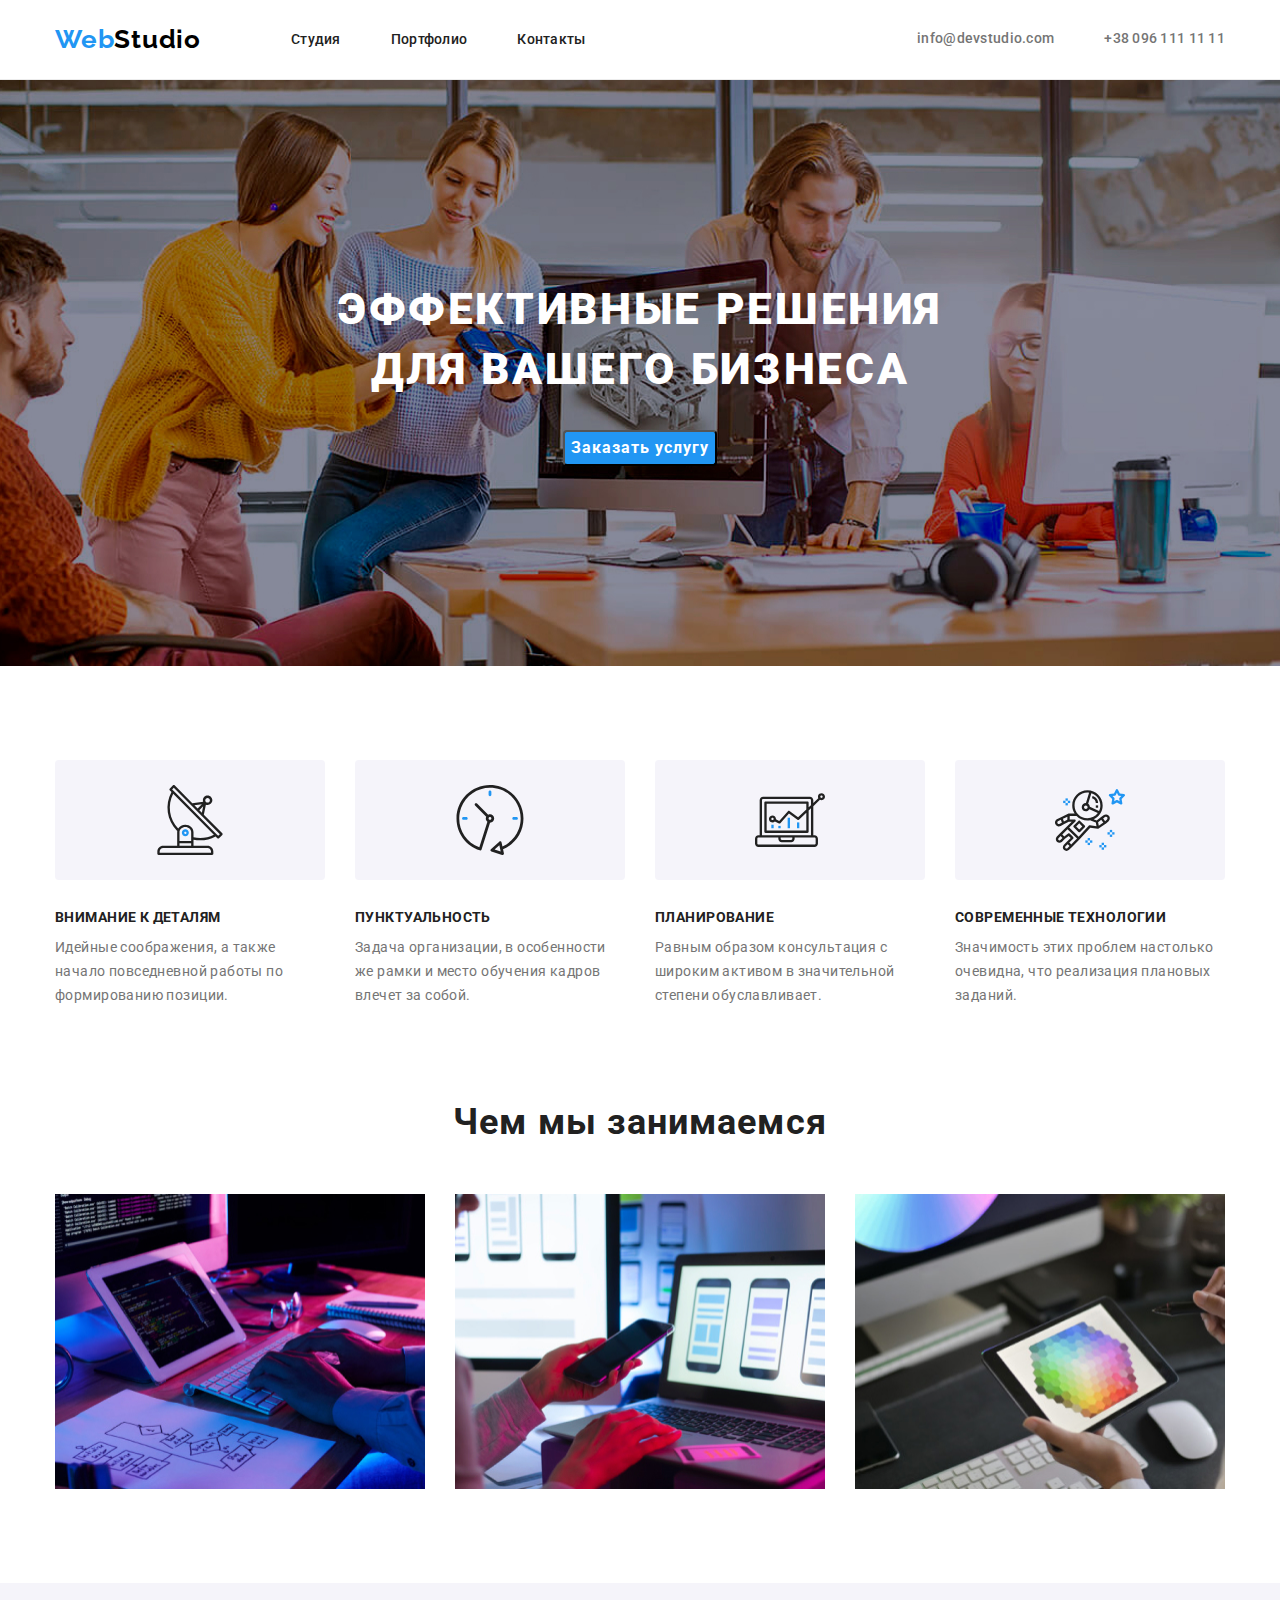
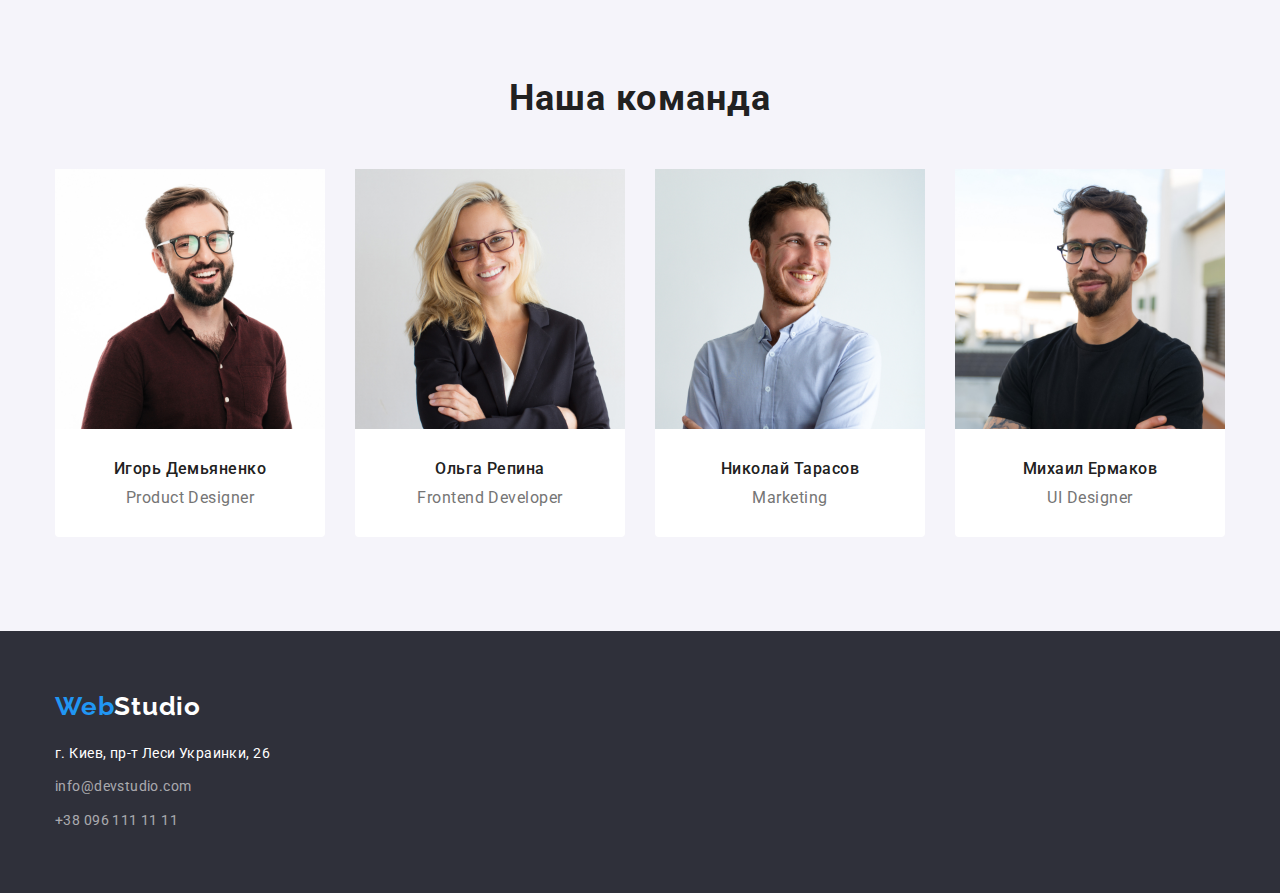
<file: index.html>
<!DOCTYPE html>
<html lang="ru">

<head>
    <meta charset="UTF-8">
    <meta http-equiv="X-UA-Compatible" content="IE=edge">
    <meta name="viewport" content="width=device-width, initial-scale=1.0">
    <title>Document</title>
    <link rel="preconnect" href="https://fonts.googleapis.com">
    <link rel="preconnect" href="https://fonts.gstatic.com" crossorigin>
    <link href="https://fonts.googleapis.com/css2?family=Raleway:wght@700&family=Roboto:wght@400;500;700;900&display=swap"
        rel="stylesheet">
    <link rel="stylesheet" href="https://cdnjs.cloudflare.com/ajax/libs/modern-normalize/1.1.0/modern-normalize.min.css">
    <link rel="stylesheet" href="./css/styles.css">
</head>

<body>
    <!--Шапка или верхушка страницы HEADER-->
        <header class="top">
            <div class="container up">
                <nav class="navigation">
                    <a class="logo-link-nav" href="index.html" lang="en">Web<span class="logo-black">Studio</span></a>
                    <ul class="navigation-list">
                        <li class="navigation-list-item">
                            <a class="navigation-list-link" href="index.html">Студия</a>
                        </li>
                        <li class="navigation-list-item">
                            <a class="navigation-list-link" href="portfolio.html">Портфолио</a>
                        </li>
                        <li class="navigation-list-item">
                            <a class="navigation-list-link" href="">Контакты</a>
                        </li>
                    </ul>
                </nav>
                <ul class="navigation-contacts">
                    <li class="navigation-contacts-item icon-envelope">
                        <a class="navigation-contacts-mail" href="mailto:info@devstudio.com" lang="en"> info@devstudio.com</a>
                    </li>
                    <li class="navigation-contacts-item">
                        <a class="navigation-contacts-phone" href="tel:+380961111111">+38 096 111 11 11</a>
                    </li>
                </ul>
            </div>
        
        </header>
    <!--Главная часть или MAIN-->
    <main>
        <!--HERO-->
        <section class="hero">
            <div class="container">
                <h1 class="hero-title">ЭФФЕКТИВНЫЕ РЕШЕНИЯ<br> ДЛЯ ВАШЕГО БИЗНЕСА</h1>
                <button class="hero-btn" type="button">Заказать услугу</button>
            </div>
        </section>

        <!--Наши достоинства-->
        <section class="section our-advantages">
            <div class="container">
                <h2 class="our-advantages-main-title visually-hidden" >Наши достоинства</h2>
                <ul class="our-advantages-list">
                    <li class="our-advantages-item icon-antena">
                        <h3 class="our-advantages-title">Внимание к деталям</h3>
                        <p class="our-advantages-text">Идейные соображения, а также начало повседневной работы по формированию позиции.</p>
                    </li>
                    <li class="our-advantages-item icon-clock">
                        <h3 class="our-advantages-title">Пунктуальность</h3>
                        <p class="our-advantages-text">Задача организации, в особенности же рамки и место обучения кадров влечет за собой.</p>
                    </li>
                    <li class="our-advantages-item icon-laptop">
                        <h3 class="our-advantages-title">Планирование</h3>
                        <p class="our-advantages-text">Равным образом консультация с широким активом в значительной степени обуславливает.</p>
                    </li>
                    <li class="our-advantages-item icon-astronaut">
                        <h3 class="our-advantages-title">Современные технологии</h3>
                        <p class="our-advantages-text">Значимость этих проблем настолько очевидна, что реализация плановых заданий.</p>
                    </li>
                </ul>                
            </div>

        </section>

        <!--Чем мы занимаемся-->
        <section class="section our-occupation">
            <div class="container">
                <h2 class="our-occupation-main-title">Чем мы занимаемся</h2>
                <ul class="our-occupation-list">
                    <li class="our-occupation-item">
                        <img src="./images/task-1.jpg" alt="работа за компьютером" width="370" height="295">
                    </li>
                    <li class="our-occupation-item">
                        <img src="./images/task-2.jpg" alt="разработка приложений" width="370" height="295">
                    </li>
                    <li class="our-occupation-item">
                        <img src="./images/task-3.jpg" alt="работа палитрой цветов" width="370" height="295">
                    </li>
                </ul>
               
            </div>
        </section>

        <!--Наша команда-->
        <section class="section our-team">
            <div class="container">
                <h2 class="our-team-main-title">Наша команда</h2>
                <ul class="our-team-list">
                    <li class="our-team-item">
                        <img class="img-main" src="./images/Igor.jpg" alt="Игорь" width="270" height="260">
                        <div class="our-team-text-block">
                            <h3 class="our-team-title">Игорь Демьяненко</h3>
                            <p class="our-team-text" lang="en">Product Designer</p> 
                        </div>
                        
                    </li>
                    <li class="our-team-item">
                        <img class="img-main" src="./images/Olga.jpg" alt="Ольга" width="270" height="260">
                        <div class="our-team-text-block">
                            <h3 class="our-team-title">Ольга Репина</h3>
                            <p class="our-team-text" lang="en">Frontend Developer</p>
                        </div>
                    </li>
                    <li class="our-team-item">
                        <img class="img-main" src="./images/Nikolai.jpg" alt="Николай" width="270" height="260">
                        <div class="our-team-text-block">
                            <h3 class="our-team-title">Николай Тарасов</h3>
                            <p class="our-team-text" lang="en">Marketing</p>
                        </div>
                    </li>
                    <li class="our-team-item">
                        <img class="img-main" src="./images/Mihail.jpg" alt="Михаил" width="270" height="260">
                        <div class="our-team-text-block">
                            <h3 class="our-team-title">Михаил Ермаков</h3>
                            <p class="our-team-text" lang="en">UI Designer</p>
                        </div>
                    </li>
                </ul>

            </div>
        </section>
    </main>
    <!--Подвал или нижняя часть страницы FOOTER-->
        <footer class="bottom">
            <div class="container">
                <a class="logo-link-nav" href="index.html" lang="en">Web<span class="logo-white">Studio</span></a>
                <address class="address">
                    <ul class="address-list">
                        <li class="address-list-item">
                            <a class="address-list-address-link" href="https://goo.gl/maps/ypJD4WPyiguAMuLH8" target="_blank"
                                rel="noopener noreferrer">г. Киев, пр-т Леси
                                Украинки, 26</a>
                        </li>
                        <li class="address-list-item">
                            <a class="address-list-mail" href="mailto:info@devstudio.com" lang="en">info@devstudio.com</a>
                        </li>
                        <li class="address-list-item">
                            <a class="address-list-phone" href="tel:+380961111111">+38 096 111 11 11</a>
                        </li>
                    </ul>
                </address>
        
            </div>
        </footer>
</body>

</html>
</file>
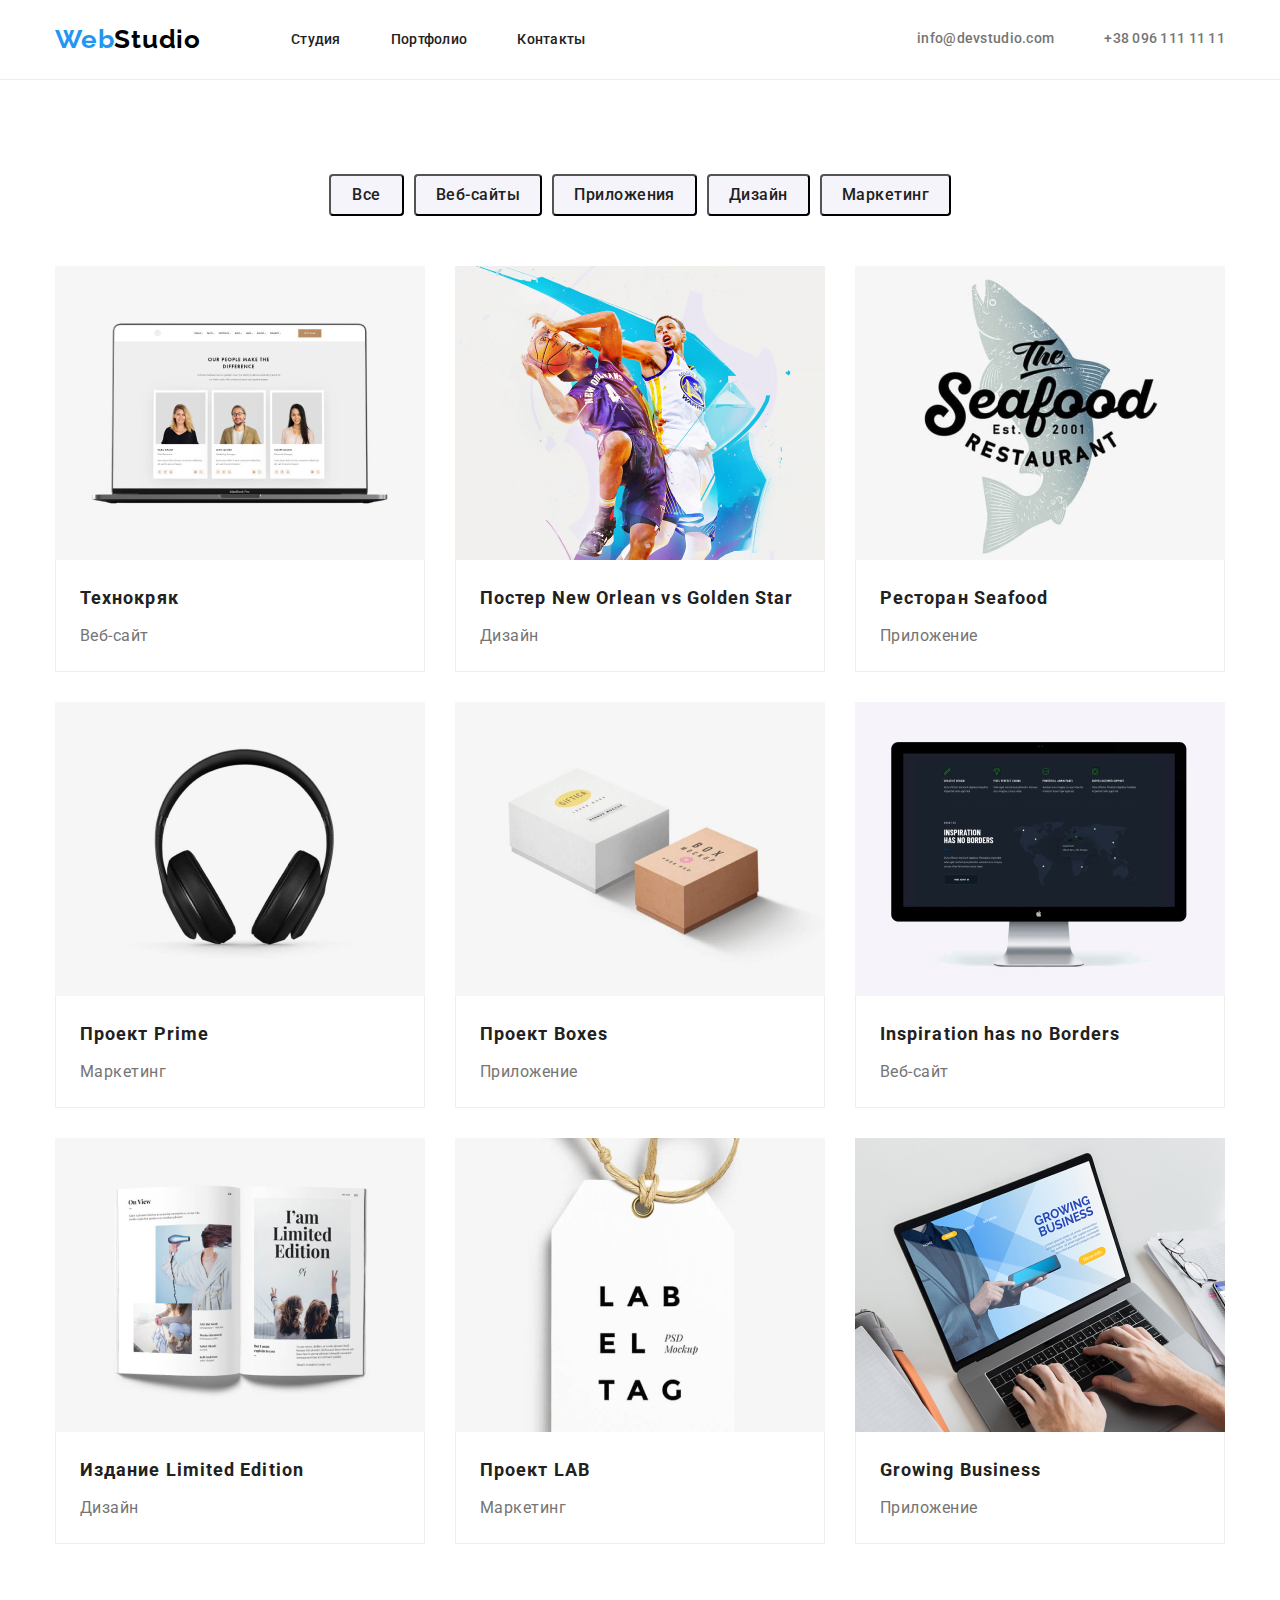
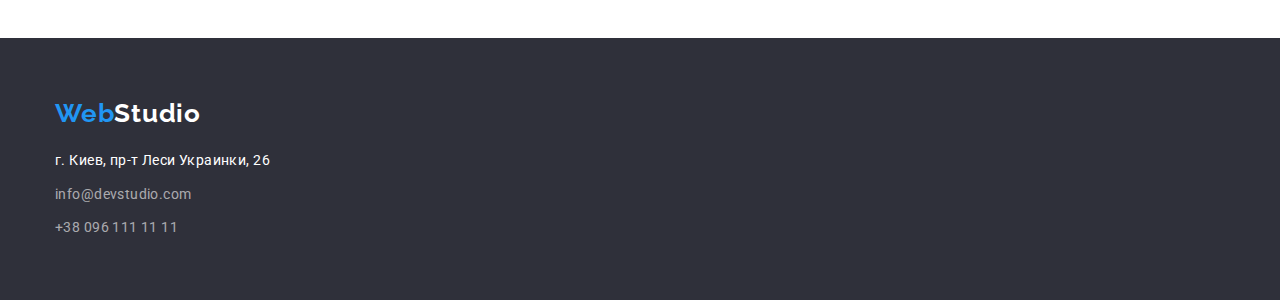
<file: portfolio.html>
<!DOCTYPE html>
<html lang="ru">
    <head>
        <meta charset="UTF-8">
        <meta http-equiv="X-UA-Compatible" content="IE=edge">
        <meta name="viewport" content="width=device-width, initial-scale=1.0">
        <title>Document</title>
        <link rel="preconnect" href="https://fonts.googleapis.com">
        <link rel="preconnect" href="https://fonts.gstatic.com" crossorigin>
        <link href="https://fonts.googleapis.com/css2?family=Raleway:wght@700&family=Roboto:wght@400;500;700;900&display=swap"
            rel="stylesheet">
        <link rel="stylesheet" href="https://cdnjs.cloudflare.com/ajax/libs/modern-normalize/1.1.0/modern-normalize.min.css">
        <link rel="stylesheet" href="./css/styles.css" />
    </head>
    <body>
        <!--Шапка или верхушка страницы HEADER-->
        <header class="top">
            <div class="container up">
                <nav class="navigation">
                    <a class="logo-link-nav" href="index.html" lang="en">Web<span class="logo-black">Studio</span></a>
                    <ul class="navigation-list">
                        <li class="navigation-list-item">
                            <a class="navigation-list-link" href="index.html">Студия</a>
                         </li>
                        <li class="navigation-list-item">
                            <a class="navigation-list-link" href="portfolio.html">Портфолио</a>
                        </li>
                        <li class="navigation-list-item">
                            <a class="navigation-list-link" href="">Контакты</a>
                        </li>
                    </ul>
                </nav>
                <ul class="navigation-contacts">
                    <li class="navigation-contacts-item">
                        <a class="navigation-contacts-mail" href="mailto:info@devstudio.com" lang="en">info@devstudio.com</a>
                    </li>
                    <li class="navigation-contacts-item">
                        <a class="navigation-contacts-phone" href="tel:+380961111111">+38 096 111 11 11</a>
                    </li>
                </ul>
            </div>

        </header>
        <!--Главная часть или MAIN-->
        <main>
            <section class="section">
                <div class="container">
                    <!--Фильтр в главном разделе-->               
                    <h1 class="visually-hidden">Группировка образцов по тематике</h1>
                    <ul class="filter-list">
                        <li class="filter-button">
                            <button class="filter-btn-text" type="button">Все</button>
                        </li>
                        <li class="filter-button">
                            <button class="filter-btn-text" type="button">Веб-сайты</button>
                        </li>
                        <li class="filter-button">
                            <button class="filter-btn-text" type="button">Приложения</button>
                        </li>
                        <li class="filter-button">
                            <button class="filter-btn-text" type="button">Дизайн</button>
                        </li>
                        <li class="filter-button">
                            <button class="filter-btn-text" type="button">Маркетинг</button>
                        </li>
                    </ul> 
            
                    <!--Варианты портфолио-->
                    <ul class="examples-list">
                        <li class="examples-list-item">
                            <img class="examples-list-img" src="./images/portfolio-1.jpg" alt="Ноутбук с веб-сайтом" width="370" height="294">
                            <div class="item-down-part">
                                <h2 class="examples-list-title">Технокряк</h2>
                                <p class="examples-list-type">Веб-сайт</p>
                            </div>
                        </li>
                        <li class="examples-list-item">
                            <img class="examples-list-img" src="./images/portfolio-2.jpg" alt="Игра в баскетбол" width="370" height="294">
                            <div class="item-down-part">
                                <h2 class="examples-list-title">Постер New Orlean vs Golden Star</h2>
                                <p class="examples-list-type">Дизайн</p>
                            </div>
                        </li>
                        <li class="examples-list-item">
                            <img class="examples-list-img" src="./images/portfolio-3.jpg" alt="Логотип ресторана" width="370" height="294">
                            <div class="item-down-part">
                                <h2 class="examples-list-title">Ресторан Seafood</h2>
                                <p class="examples-list-type">Приложение</p>
                            </div>
                        </li>
                        <li class="examples-list-item">
                            <img class="examples-list-img" src="./images/portfolio-4.jpg" alt="Наушники" width="370" height="294">
                            <div class="item-down-part">
                                <h2 class="examples-list-title">Проект Prime</h2>
                                <p class="examples-list-type">Маркетинг</p>
                            </div>
                        </li>
                        <li class="examples-list-item">
                            <img class="examples-list-img" src="./images/portfolio-5.jpg" alt="Две картонные коробки" width="370" height="294">
                            <div class="item-down-part">
                                <h2 class="examples-list-title">Проект Boxes</h2>
                                <p class="examples-list-type">Приложение</p>
                            </div>
                        </li>
                        <li class="examples-list-item">
                            <img class="examples-list-img" src="./images/portfolio-6.jpg" alt="Компьютерный монитор" width="370" height="294">
                            <div class="item-down-part">
                                <h2 class="examples-list-title">Inspiration has no Borders</h2>
                                <p class="examples-list-type">Веб-сайт</p>
                            </div>
                        </li>
                        <li class="examples-list-item">
                            <img class="examples-list-img" src="./images/portfolio-7.jpg" alt="Разворот журнала" width="370" height="294">
                            <div class="item-down-part">
                                <h2 class="examples-list-title">Издание Limited Edition</h2>
                                <p class="examples-list-type">Дизайн</p>
                            </div>
                        </li>
                        <li class="examples-list-item">
                            <img class="examples-list-img" src="./images/portfolio-8.jpg" alt="Бирка для одежды" width="370" height="294">
                            <div class="item-down-part">
                                <h2 class="examples-list-title">Проект LAB</h2>
                                <p class="examples-list-type">Маркетинг</p>
                            </div>
                        </li>
                        <li class="examples-list-item">
                            <img class="examples-list-img" src="./images/portfolio-9.jpg" alt="Работа на ноутбуке" width="370" height="294">
                            <div class="item-down-part">
                                <h2 class="examples-list-title">Growing Business</h2>
                                <p class="examples-list-type">Приложение</p>
                            </div>
                        </li>
                    </ul>
                </div>
            </section>

        </main>
        <!--Подвал или нижняя часть страницы FOOTER-->
        <footer class="bottom">
            <div class="container down">
                <a class="logo-link-nav" href="index.html" lang="en">Web<span class="logo-white">Studio</span></a>
                <address class="address">
                    <ul class="address-list">
                        <li class="address-list-item">
                            <a class="address-list-address-link" href="https://goo.gl/maps/ypJD4WPyiguAMuLH8" target="_blank" rel="noopener noreferrer">г. Киев, пр-т Леси
                                Украинки, 26</a>
                        </li>
                        <li class="address-list-item">
                            <a class="address-list-mail" href="mailto:info@devstudio.com" lang="en">info@devstudio.com</a>
                        </li>
                        <li class="address-list-item">
                            <a class="address-list-phone" href="tel:+380961111111">+38 096 111 11 11</a>
                        </li>
                    </ul>
                </address>

            </div>
        </footer>
    </body>
</html>
</file>
<file: css/styles.css>
/*--шрифты и цвета в переменные--*/
:root {
    --primary-font: 'Roboto', sans-serif;
    --secondary-font: 'Raleway', sans-serif;
    --accent-color: #2196f3;
    --hero-bottom-color: #2F303A;
    --top-color: #FFFFFF;
    --text-color: #212121;
    --text-logo-black: #000000;
    --navigation-contacts-color: #757575;
    --address-list-mail-color: rgba(255, 255, 255, 0.6);
    --our-team-background-color: #F5F4FA;
    --header-bottom-line: #ECECEC;
    --portfolio-border-line: #EEEEEE;
    --our-advantages-bg-color: #F5F4FA;
    --hero-bg-color: #C4C4C4;
}
/* убираем маркировку списка */
.navigation-list,
.navigation-contacts,
.filter-list,
.examples-list,
.address-list,
.our-advantages-list,
.our-occupation-list,
.our-team-list {
    list-style: none;
}
/* убираем подчеркивание текста */
.logo-link-nav,
.navigation-list-link,
.navigation-contacts-mail,
.navigation-contacts-phone,
.logo-link-bottom,
.address-list-address-link,
.address-list-mail,
.address-list-phone {
    text-decoration: none;
}
h1,
h2,
h3,
h4,
h5,
h6,
p {
    margin-top: 0;
    margin-bottom: 0;
}
ul,
ol {
    margin-top: 0;
    margin-bottom: 0;
    padding-left: 0;
}
img {
    display: block;
}
html {
    box-sizing: border-box;
}
*,
*::before,
*::after {
    box-sizing: border-box;
}
button {
    cursor: pointer;
}
address {
    font-style: normal;
}
body {
    font-family: var(--primary-font);
    color: var(--top-color);
}
.container {
    width: 1200px;
    margin-left: auto;
    margin-right: auto;
    padding: 0 15px;
    /*outline: 2px solid tomato;*/
}
.section {
    padding-top: 94px;
    padding-bottom: 94px;
    /*outline: 2px dotted blue;*/
}
/* Остальной код */

/*===========COMPONENTS==============*/
.logo-link-nav,
.logo-link-bottom {
    font-family: var(--secondary-font);
    font-weight: 700;
    font-size: 26px;
    line-height: 1.19;
    /* identical to box height */
    letter-spacing: 0.03em;
    color: var(--accent-color);
}
.our-occupation-main-title,
.our-team-main-title {
    font-weight: 700;
    font-size: 36px;
    line-height: 1.17;
    text-align: center;
    letter-spacing: 0.03em;
    color: var(--text-color);
}
/*===========/COMPONENTS==============*/

/*===========HEADER==============*/
/* фоновый цвет шапки */
.top {
    background: var(--top-color);
    /* Установит стили нинжней рамки */
    border-bottom-width: 1px;
    border-bottom-style: solid;
    border-bottom-color: var(--header-bottom-line);
}
.up {
    padding-top: 24px;
    padding-bottom: 24px;
}
.up,
.navigation,
.navigation-list,
.navigation-contacts,
.navigation-contacts-item {
    display: flex;
    flex-direction: row;
    align-items: center;
}
.navigation-list {
    margin-left: 90px;
}
.navigation-list-item:not(:last-child) {
    margin-right: 50px;
}
.navigation-contacts {
    margin-left: auto;
}
.navigation-contacts-item:not(:last-child) {
    margin-right: 50px;
}

.logo-black {
    color: var(--text-logo-black);
}
.navigation-list-link,
.navigation-contacts-mail,
.navigation-contacts-phone {
    font-weight: 500;
    font-size: 14px;
    line-height: 1.14;
    letter-spacing: 0.02em;
    color: var(--text-color);
}
/* электронка и телефон фирмы в шапке */
.navigation-contacts-mail,
.navigation-contacts-phone {
    color: var(--navigation-contacts-color);
}

.navigation-list-link:hover,
.navigation-list-link:focus {
    color: var(--accent-color);
}
.navigation-contacts-mail:hover,
.navigation-contacts-mail:focus {
    color: var(--accent-color);
}
.navigation-contacts-phone:hover,
.navigation-contacts-phone:focus {
    color: var(--accent-color);
}
/*.navigation-contacts-mail::before {
    display: inline-flex;
    content: "";
    width: 20px;
    height: 20px;
    background-size: contain;
}*/
/*.icon-envelope::before {
    background-image: url("../images/icon-envelope.svg");
}*/
/*===========/HEADER==============*/

/*======Фильтр в главном разделе=====*/
.filter-list {
    display: flex;
    flex-direction: row;
    justify-content: center;
    margin-bottom: 50px;
}
.filter-button:not(:last-child) {
    margin-right: 10px;
}
.filter-btn-text {
    min-width: 75px;
    font-weight: 500;
    font-size: 16px;
    line-height: 1.6;
    /* identical to box height, or 162% */
    text-align: center;
    letter-spacing: 0.03em;
    background: var(--our-team-background-color);
    border-radius: 4px;
    cursor: pointer;
    padding: 6px 20px;
    color: var(--text-color);
}
.filter-btn-text:hover,
.filter-btn-text:focus {
    background: var(--accent-color);
    /* shadow-middle */
    /*box-shadow: 0px 3px 1px rgba(0, 0, 0, 0.1),
    0px 1px 2px rgba(0, 0, 0, 0.08),
    0px 2px 2px rgba(0, 0, 0, 0.12);*/
    border-radius: 4px;
    color: var(--top-color);
}
/*======/Фильтр в главном разделе=====*/

/*======Варианты портфолио=====*/
.examples-list {
    display: flex;
    flex-wrap: wrap;
}
.examples-list-title {
    margin-bottom: 5px;
    font-weight: 700;
    font-size: 18px;
    line-height: 2;
    /* identical to box height, or 200% */
    letter-spacing: 0.06em;
    color: var(--text-color); 
}
.examples-list-type {
    font-size: 16px;
    line-height: 1.88;
    /* identical to box height, or 188% */
    letter-spacing: 0.03em;
    color: var(--navigation-contacts-color);
}
.examples-list-item {
    background: var(--top-color);
}
.examples-list-item:not(:nth-last-child(-n + 3)) {
    margin-bottom: 30px;
}
.examples-list-item:not(:nth-child(3n)) {
    margin-right: 30px;
}
.item-down-part {
    padding-top: 20px;
    padding-bottom: 20px;
    padding-left: 24px;
    padding-right: 24px;
    border-bottom-width: 1px;
    border-bottom-style: solid;
    border-bottom-color: var(--portfolio-border-line);
    border-right-width: 1px;
    border-right-style: solid;
    border-right-color: var(--portfolio-border-line);
    border-left-width: 1px;
    border-left-style: solid;
    border-left-color: var(--portfolio-border-line);
}
/*======/Варианты портфолио=====*/

/*==========FOOTER============*/

.logo-white {
    color: var(--top-color);
}
/* адрес в подвале страницы */
.address {
    margin-top: 20px;
}
.address-list-item:not(:last-child) {
    margin-bottom: 10px;
}
.address-list-address-link {
    font-size: 14px;
    line-height: 1.7;
    /* or 171% */
    letter-spacing: 0.03em;
    color: var(--top-color);
}
/* цвет почты и номера телефона в подвале */
.address-list-mail,
.address-list-phone {
    font-size: 14px;
    line-height: 1.7;
    /* or 171% */
    letter-spacing: 0.03em;
    color: var(--address-list-mail-color);
}
/* фоновый цвет подвала */
.bottom {
    background: var(--hero-bottom-color);
    padding-top: 60px;
    padding-bottom: 60px;
}
.address-list-address-link:hover,
.address-list-address-link:focus {
    color: var(--accent-color);
}
.address-list-mail:hover,
.address-list-mail:focus {
    color: var(--accent-color);
}
.address-list-phone:hover,
.address-list-phone:focus {
    color: var(--accent-color);
}
/*==========/FOOTER============*/

/*============HERO=============*/
.hero {
    background-color: var(--hero-bg-color);
    background-image: url("../images/img-hero.jpg");
    background-position: center;
    background-repeat: no-repeat;
    padding-top: 200px;
    padding-bottom: 200px;
    /*background: rgba(47, 48, 58, 0.4);*/
}
.hero-title {
    font-weight: 900;
    font-size: 44px;
    line-height: 1.36;
    /* or 136% */
    text-align: center;
    letter-spacing: 0.06em;
    text-transform: uppercase;
    color: var(--top-color);
}
.hero-btn {
    margin-top: 30px;
    margin-left: auto;
    margin-right: auto;
    font-weight: 700;
    font-size: 16px;
    line-height: 1.88;
    /* identical to box height, or 188% */
    display: flex;
    align-items: center;
    text-align: center;
    letter-spacing: 0.06em;
    cursor: pointer;
    color: var(--top-color);
    background: var(--accent-color);
    box-shadow: 0px 4px 4px rgba(0, 0, 0, 0.15);
    border-radius: 4px;
}
/*=========/HERO============*/

/*=====Наши достоинства======*/

.visually-hidden {
    position: absolute;
    width: 1px;
    height: 1px;
    margin: -1px;
    border: 0;
    padding: 0;
    white-space: nowrap;
    clip-path: inset(100%);
    clip: rect(0 0 0 0);
    overflow: hidden;
}
.our-advantages-list {
    display: flex;
}
.our-advantages-item {
    align-items: flex-start;
}
.our-advantages-item:not(:last-child) {
    margin-right: 30px;
}
.our-advantages-title {
    margin-bottom: 10px;
    font-weight: 700;
    font-size: 14px;
    line-height: 1.14;
    letter-spacing: 0.03em;
    text-transform: uppercase;
    color: var(--text-color);
}
.our-advantages-text {
    width: 270px;
    font-size: 14px;
    line-height: 1.71;
    /* or 171% */
    letter-spacing: 0.03em;
    color: var(--navigation-contacts-color);
}
.our-advantages-item::before {
    display: block;
    content: "";
    height: 120px;
    background-size: auto auto;
    background-repeat: no-repeat;
    background-position: center;
    background-color: var(--our-advantages-bg-color);
    border-radius: 4px;
    margin-bottom: 30px;
}
.icon-antena::before {
    background-image: url("../images/icon-antenna.svg");
}
.icon-clock::before {
    background-image: url("../images/icon-clock.svg");
}
.icon-laptop::before {
    background-image: url("../images/icon-laptop.svg");
}
.icon-astronaut::before {
    background-image: url("../images/icon-astronaut.svg");
}
/*=====/Наши достоинства======*/

/*=====Чем мы занимаемся======*/
.our-occupation {
    padding-top: 0px;
}

.our-occupation-list,
.our-team-list {
    display: flex;
    flex-direction: row;
    margin-top: 50px;
}
.our-occupation-item:not(:last-child) {
    margin-right: 30px;
}

/*=====/Чем мы занимаемся======*/

/*=======Наша команда==========*/
.our-team {
    background: var(--our-team-background-color);
}
.our-team-item:not(:last-child) {
    margin-right: 30px;
}
.our-team-item {
    background: var(--top-color);
    /* material shadow v1 */
    /*box-shadow: 0px 1px 3px rgba(0, 0, 0, 0.12),
    0px 1px 1px rgba(0, 0, 0, 0.14),
    0px 2px 1px rgba(0, 0, 0, 0.2);*/
    border-radius: 0px 0px 4px 4px;
}
.our-team-text-block {
    padding-top: 30px;
    padding-bottom: 30px;
}
.our-team-title {
    margin-bottom: 10px;
    font-weight: 500;
    font-size: 16px;
    line-height: 1.19;
    /* identical to box height */
    text-align: center;
    letter-spacing: 0.03em;
    color: var(--text-color);
}
.our-team-text {
    font-size: 16px;
    line-height: 1.19;
    /* identical to box height */
    text-align: center;
    letter-spacing: 0.03em;
    color: var(--navigation-contacts-color);
}
/*=======/Наша команда==========*/
/* Не забывайте подсвечивать синим цветом ссылочку на страницу,
на которой находится пользователь (Александр Репета в своем вебинаре приводил пример с классом current, обратите на это внимание).*/
</file>
